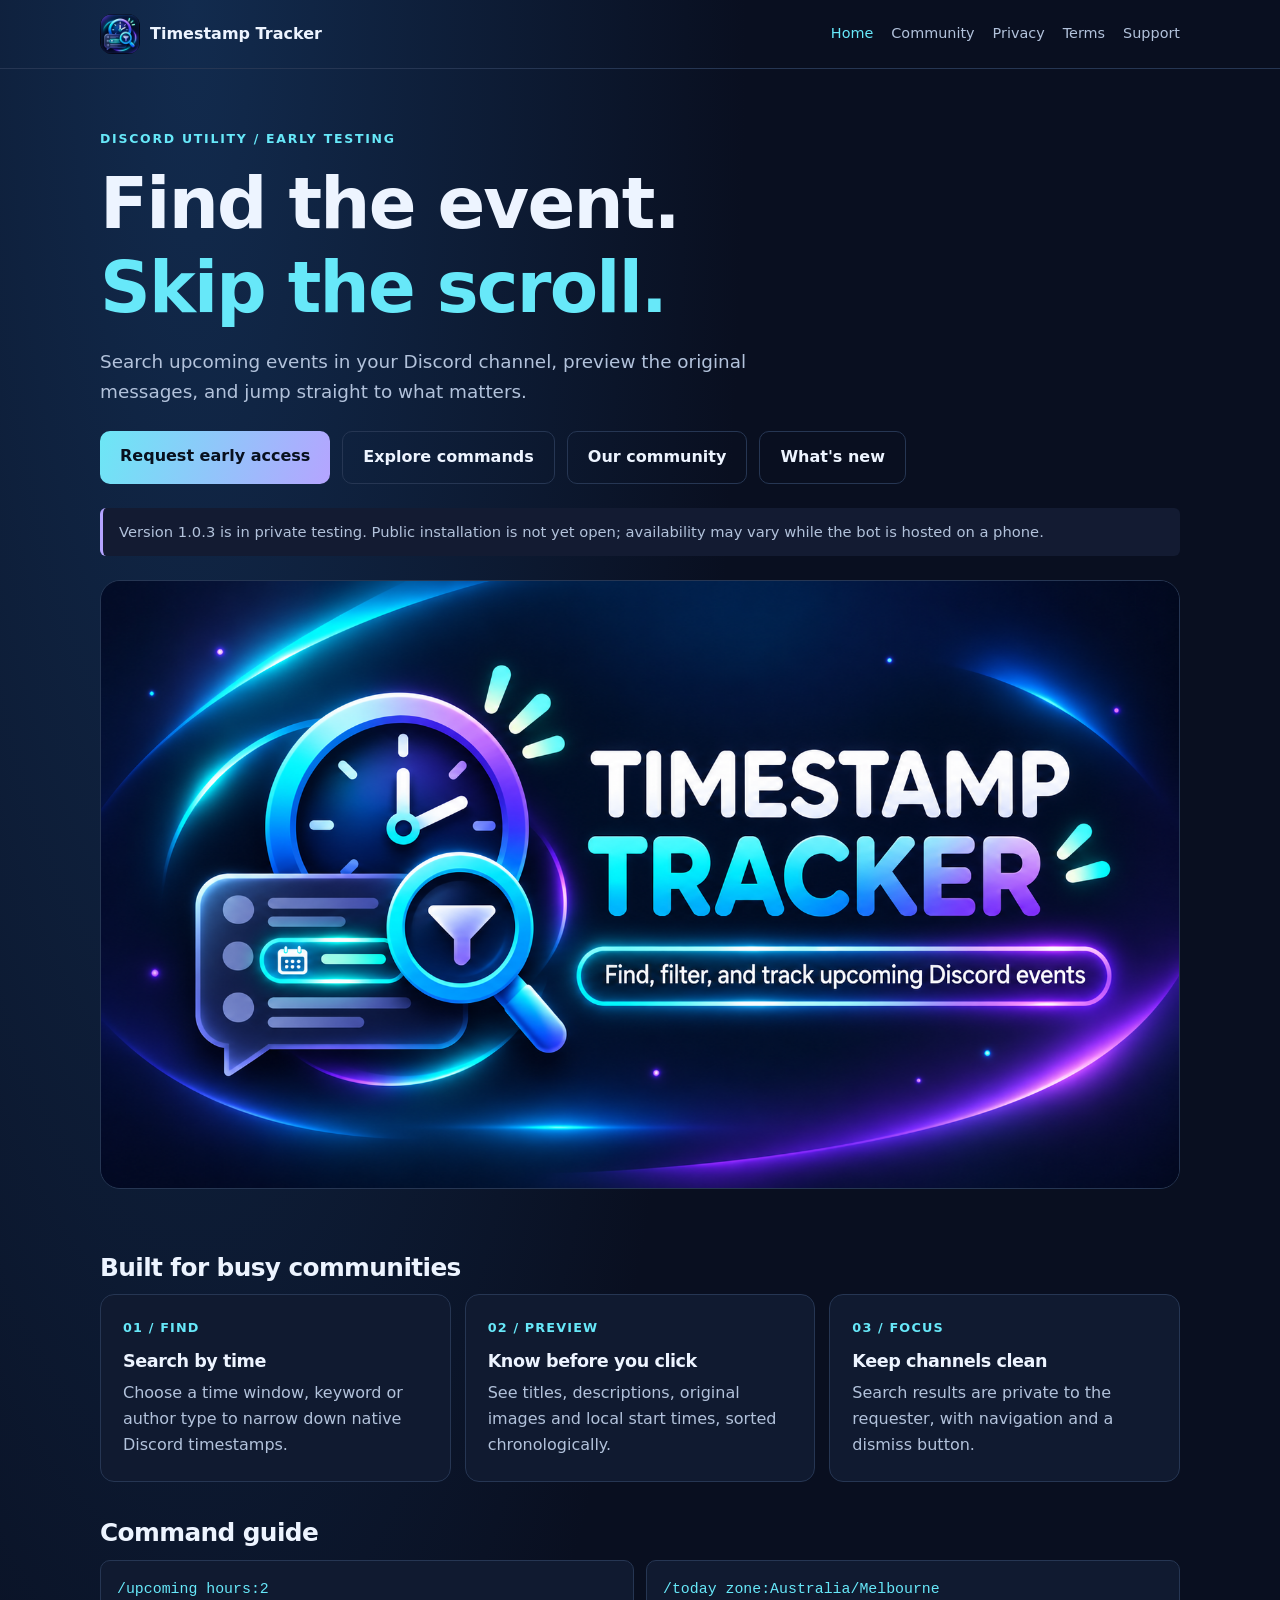
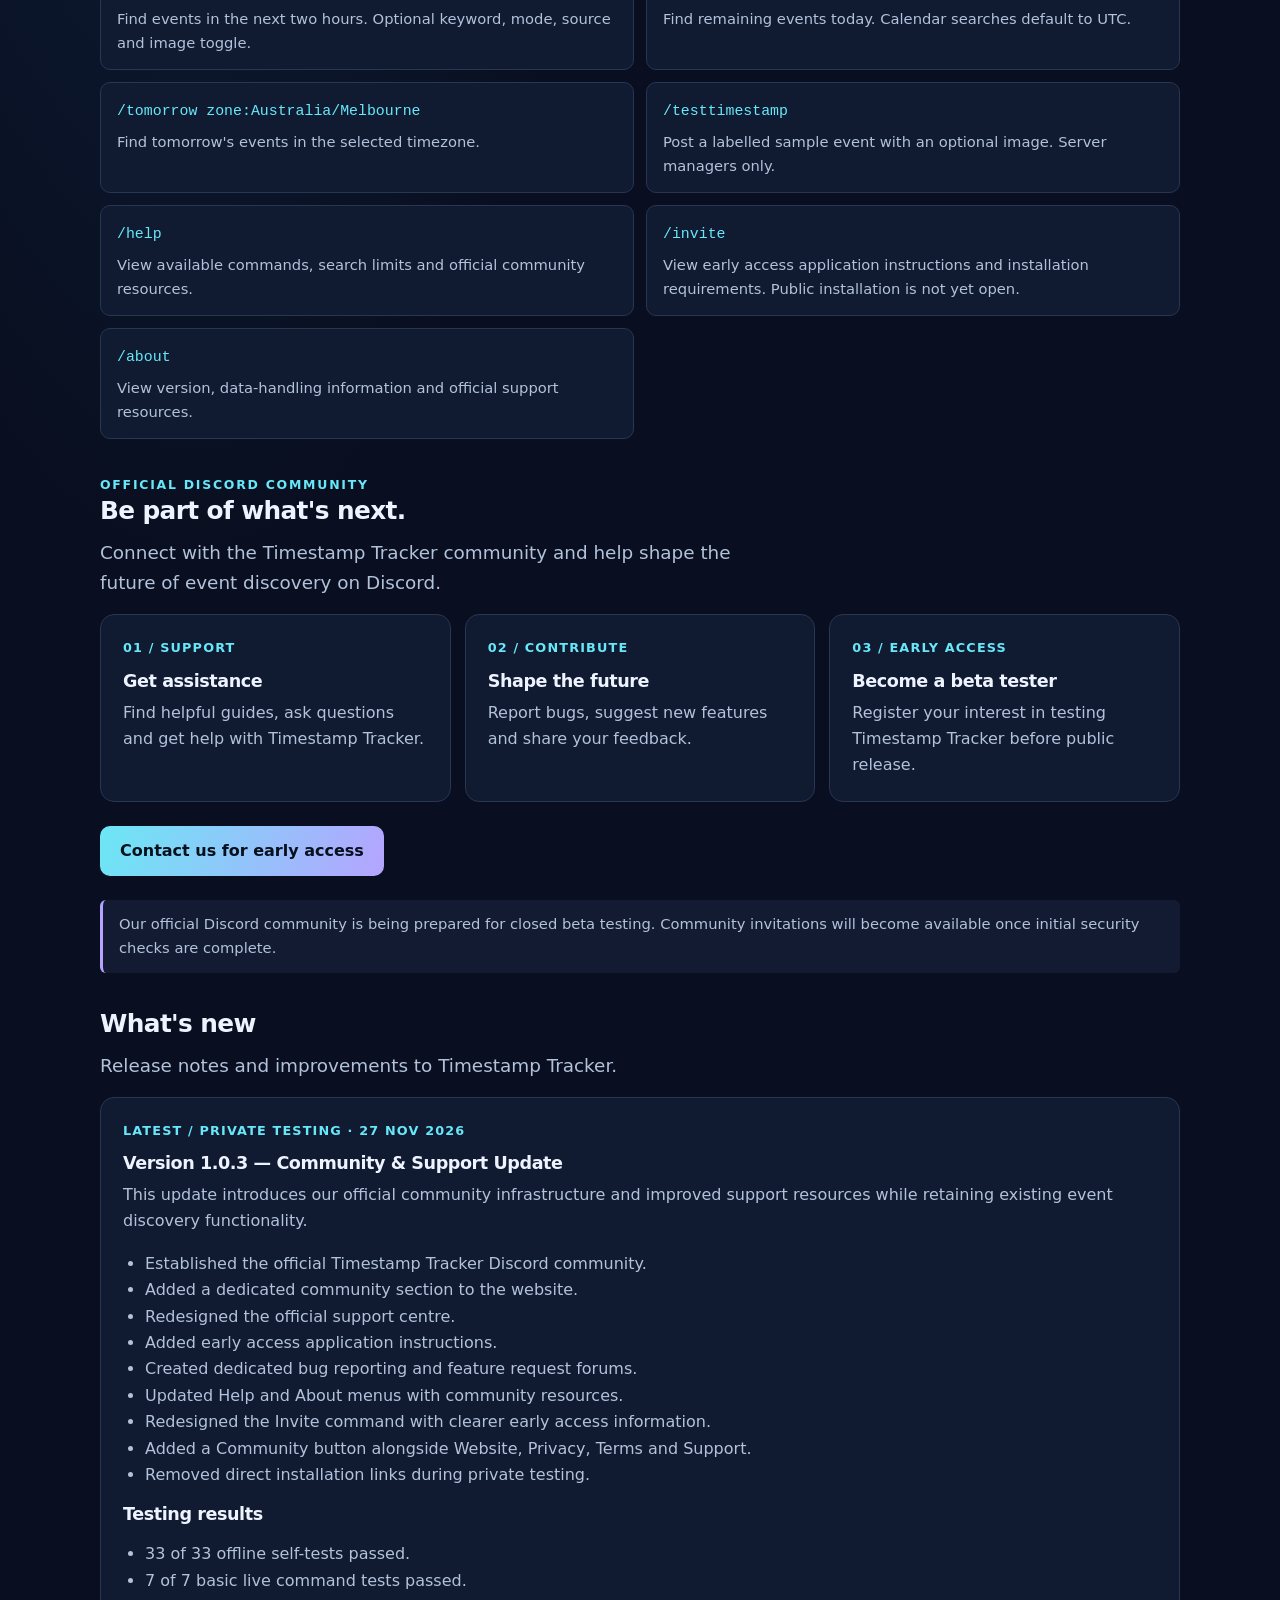
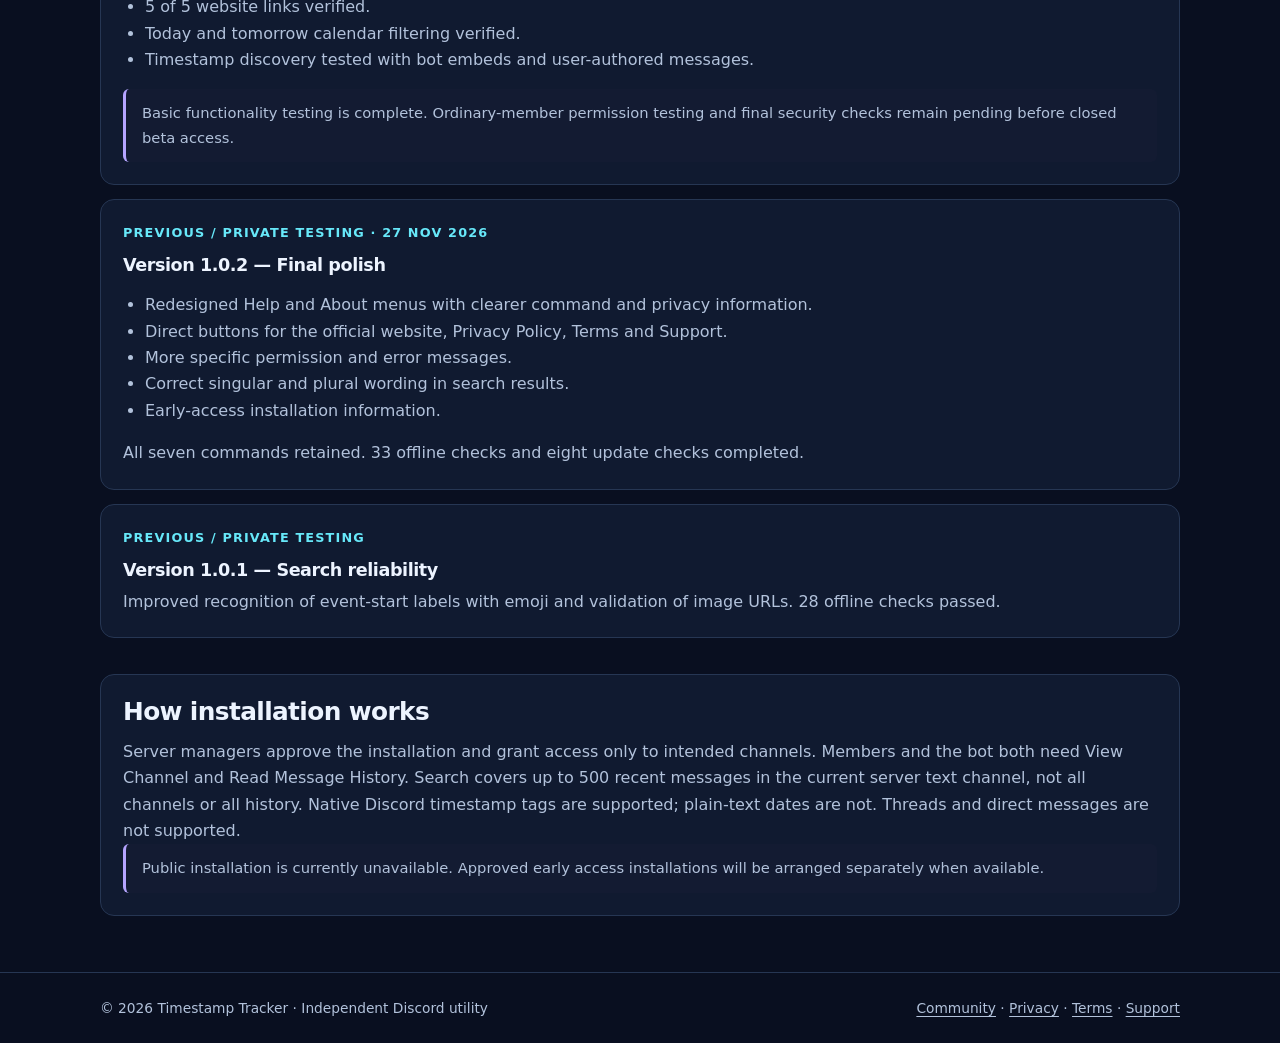
<file: index.html>
<!doctype html>
<html lang="en">
<head>
<meta charset="utf-8">
<meta name="viewport" content="width=device-width, initial-scale=1">
<meta name="description" content="Timestamp Tracker — Discord event search and timestamp filtering.">
<title>Find events faster | Timestamp Tracker</title>
<link rel="icon" href="icon.webp" type="image/webp">
<link rel="stylesheet" href="style.css">
</head>
<body>

<header>
<div class="wrap nav">
<a class="brand" href="index.html">
<img src="icon.webp" alt="" width="40" height="40">
Timestamp Tracker
</a>
<nav aria-label="Main navigation">
<a href="index.html" aria-current="page">Home</a>
<a href="#community">Community</a>
<a href="privacy.html">Privacy</a>
<a href="terms.html">Terms</a>
<a href="support.html">Support</a>
</nav>
</div>
</header>

<main class="wrap">

<section class="hero">
<div class="eyebrow">Discord utility / early testing</div>
<h1>Find the event.<br><span class="accent">Skip the scroll.</span></h1>
<p class="lead">Search upcoming events in your Discord channel, preview the original messages, and jump straight to what matters.</p>

<div class="actions">
<a class="btn" href="support.html">Request early access</a>
<a class="btn alt" href="#commands">Explore commands</a>
<a class="btn alt" href="#community">Our community</a>
<a class="btn alt" href="#changelog">What's new</a>
</div>

<div class="note">
Version 1.0.3 is in private testing. Public installation is not yet open; availability may vary while the bot is hosted on a phone.
</div>

<img class="banner" src="neon_timestamp_tracker_banner.png" alt="Timestamp Tracker — Find, filter, and track upcoming Discord events" style="width:100%;height:auto;object-fit:contain;">
</section>

<section class="section">
<h2>Built for busy communities</h2>

<div class="grid">

<article class="tile">
<div class="num">01 / FIND</div>
<h3>Search by time</h3>
<p>Choose a time window, keyword or author type to narrow down native Discord timestamps.</p>
</article>

<article class="tile">
<div class="num">02 / PREVIEW</div>
<h3>Know before you click</h3>
<p>See titles, descriptions, original images and local start times, sorted chronologically.</p>
</article>

<article class="tile">
<div class="num">03 / FOCUS</div>
<h3>Keep channels clean</h3>
<p>Search results are private to the requester, with navigation and a dismiss button.</p>
</article>

</div>
</section>

<section class="section" id="commands">
<h2>Command guide</h2>

<div class="commands">

<article class="cmd">
<code>/upcoming hours:2</code>
<p>Find events in the next two hours. Optional keyword, mode, source and image toggle.</p>
</article>

<article class="cmd">
<code>/today zone:Australia/Melbourne</code>
<p>Find remaining events today. Calendar searches default to UTC.</p>
</article>

<article class="cmd">
<code>/tomorrow zone:Australia/Melbourne</code>
<p>Find tomorrow's events in the selected timezone.</p>
</article>

<article class="cmd">
<code>/testtimestamp</code>
<p>Post a labelled sample event with an optional image. Server managers only.</p>
</article>

<article class="cmd">
<code>/help</code>
<p>View available commands, search limits and official community resources.</p>
</article>

<article class="cmd">
<code>/invite</code>
<p>View early access application instructions and installation requirements. Public installation is not yet open.</p>
</article>

<article class="cmd">
<code>/about</code>
<p>View version, data-handling information and official support resources.</p>
</article>

</div>
</section>

<section class="section" id="community">
<div class="eyebrow">Official Discord community</div>
<h2>Be part of what's next.</h2>
<p class="lead">Connect with the Timestamp Tracker community and help shape the future of event discovery on Discord.</p>

<div class="grid">

<article class="tile">
<div class="num">01 / SUPPORT</div>
<h3>Get assistance</h3>
<p>Find helpful guides, ask questions and get help with Timestamp Tracker.</p>
</article>

<article class="tile">
<div class="num">02 / CONTRIBUTE</div>
<h3>Shape the future</h3>
<p>Report bugs, suggest new features and share your feedback.</p>
</article>

<article class="tile">
<div class="num">03 / EARLY ACCESS</div>
<h3>Become a beta tester</h3>
<p>Register your interest in testing Timestamp Tracker before public release.</p>
</article>

</div>

<div class="actions">
<a class="btn" href="support.html">Contact us for early access</a>
</div>

<div class="note">
Our official Discord community is being prepared for closed beta testing. Community invitations will become available once initial security checks are complete.
</div>
</section>

<section class="section" id="changelog" aria-labelledby="changelog-title">
<h2 id="changelog-title">What's new</h2>
<p class="lead">Release notes and improvements to Timestamp Tracker.</p>

<div class="tile">
<div class="num">LATEST / PRIVATE TESTING · 27 NOV 2026</div>
<h3>Version 1.0.3 — Community &amp; Support Update</h3>

<p>This update introduces our official community infrastructure and improved support resources while retaining existing event discovery functionality.</p>

<ul style="color:var(--muted);padding-left:22px;margin-bottom:16px">
<li>Established the official Timestamp Tracker Discord community.</li>
<li>Added a dedicated community section to the website.</li>
<li>Redesigned the official support centre.</li>
<li>Added early access application instructions.</li>
<li>Created dedicated bug reporting and feature request forums.</li>
<li>Updated Help and About menus with community resources.</li>
<li>Redesigned the Invite command with clearer early access information.</li>
<li>Added a Community button alongside Website, Privacy, Terms and Support.</li>
<li>Removed direct installation links during private testing.</li>
</ul>

<h3>Testing results</h3>

<ul style="color:var(--muted);padding-left:22px;margin-bottom:16px">
<li>33 of 33 offline self-tests passed.</li>
<li>7 of 7 basic live command tests passed.</li>
<li>5 of 5 website links verified.</li>
<li>Today and tomorrow calendar filtering verified.</li>
<li>Timestamp discovery tested with bot embeds and user-authored messages.</li>
</ul>

<div class="note">
Basic functionality testing is complete. Ordinary-member permission testing and final security checks remain pending before closed beta access.
</div>

</div>

<div class="tile" style="margin-top:14px">
<div class="num">PREVIOUS / PRIVATE TESTING · 27 NOV 2026</div>
<h3>Version 1.0.2 — Final polish</h3>

<ul style="color:var(--muted);padding-left:22px;margin-bottom:16px">
<li>Redesigned Help and About menus with clearer command and privacy information.</li>
<li>Direct buttons for the official website, Privacy Policy, Terms and Support.</li>
<li>More specific permission and error messages.</li>
<li>Correct singular and plural wording in search results.</li>
<li>Early-access installation information.</li>
</ul>

<p>All seven commands retained. 33 offline checks and eight update checks completed.</p>
</div>

<div class="tile" style="margin-top:14px">
<div class="num">PREVIOUS / PRIVATE TESTING</div>
<h3>Version 1.0.1 — Search reliability</h3>
<p>Improved recognition of event-start labels with emoji and validation of image URLs. 28 offline checks passed.</p>
</div>

</section>

<section class="section tile">
<h2>How installation works</h2>
<p>Server managers approve the installation and grant access only to intended channels. Members and the bot both need View Channel and Read Message History. Search covers up to 500 recent messages in the current server text channel, not all channels or all history. Native Discord timestamp tags are supported; plain-text dates are not. Threads and direct messages are not supported.</p>

<div class="note">
Public installation is currently unavailable. Approved early access installations will be arranged separately when available.
</div>

</section>

</main>

<footer>
<div class="wrap foot">
<span>© 2026 Timestamp Tracker · Independent Discord utility</span>
<span>
<a href="#community">Community</a> ·
<a href="privacy.html">Privacy</a> ·
<a href="terms.html">Terms</a> ·
<a href="support.html">Support</a>
</span>
</div>
</footer>

</body>
</html>
</file>
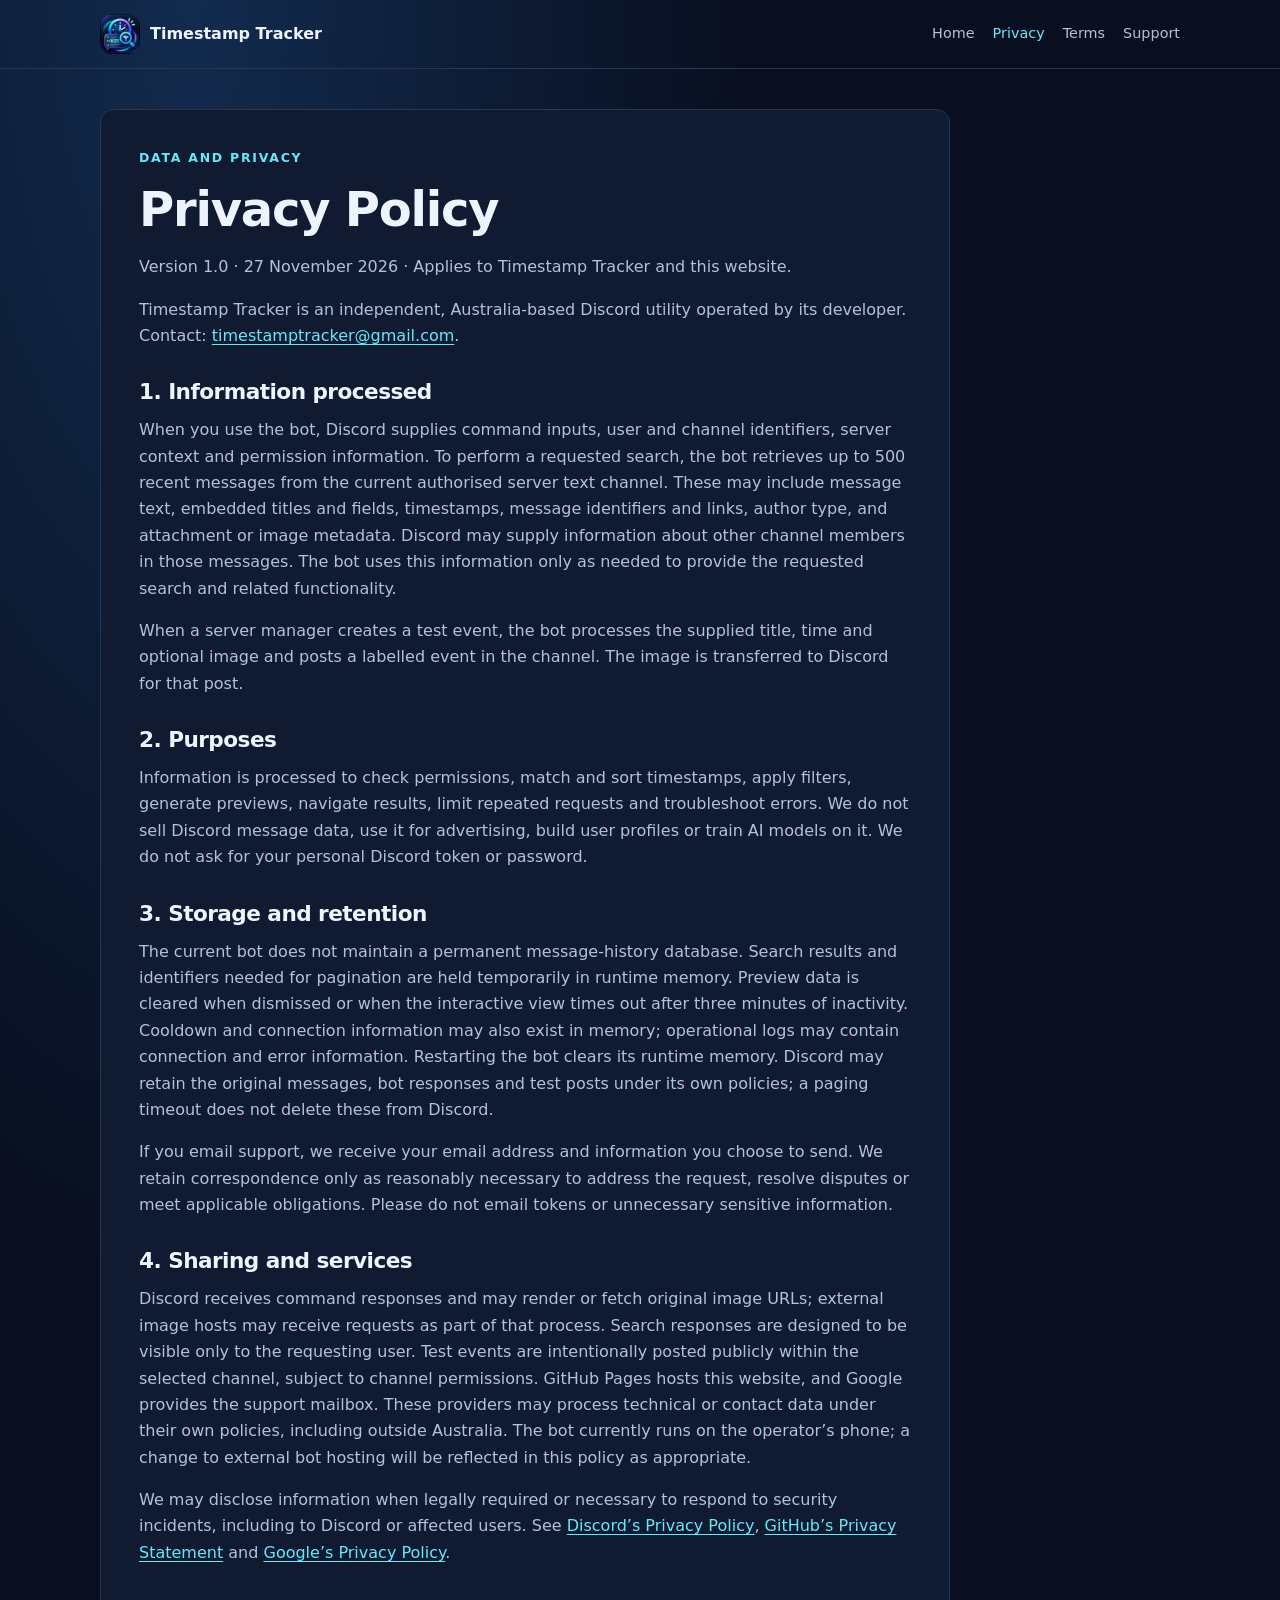
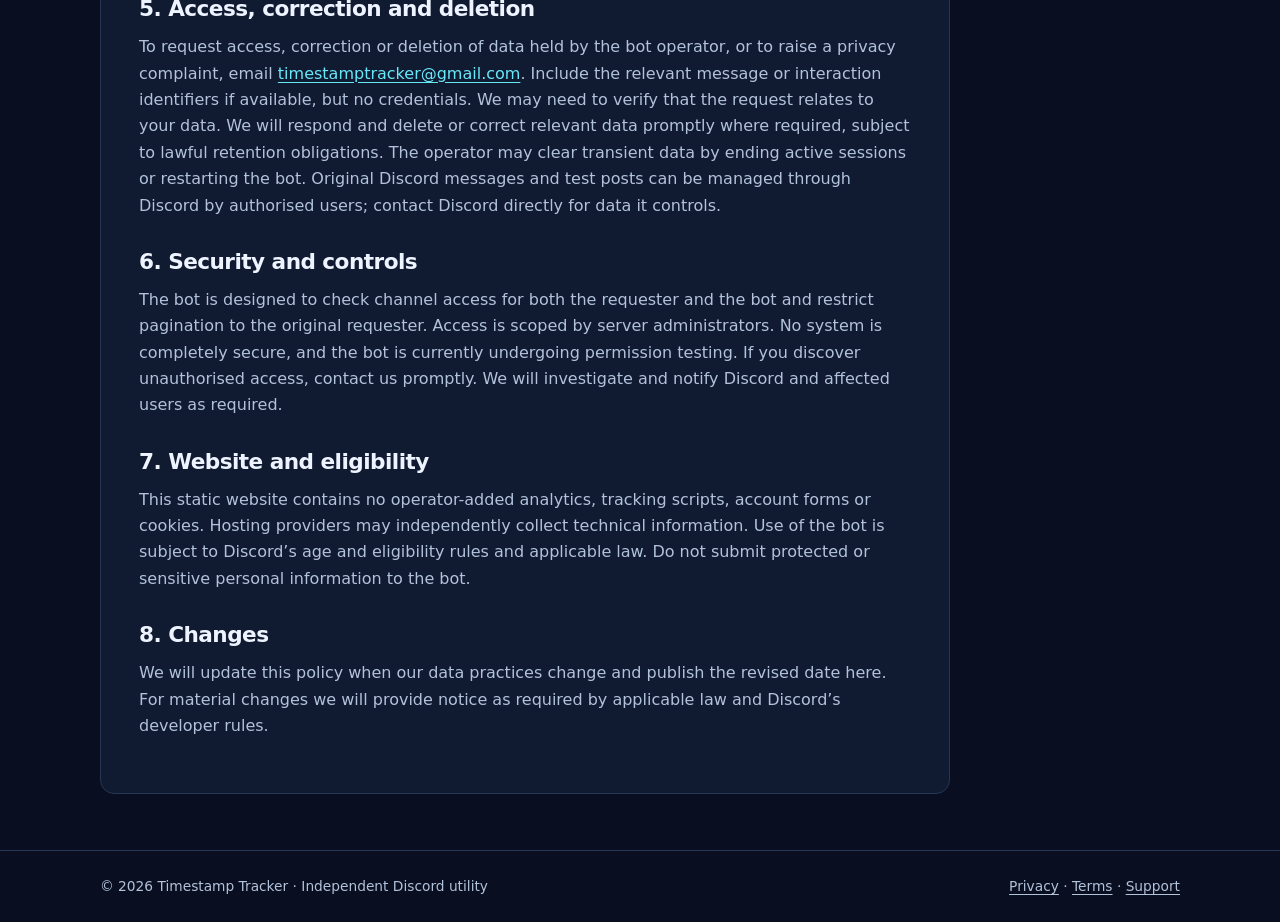
<file: privacy.html>
<!doctype html><html lang="en"><head><meta charset="utf-8"><meta name="viewport" content="width=device-width, initial-scale=1"><meta name="description" content="Timestamp Tracker — Discord event search and timestamp filtering."><title>Privacy Policy | Timestamp Tracker</title><link rel="icon" href="icon.webp" type="image/webp"><link rel="stylesheet" href="style.css"></head><body><header><div class="wrap nav"><a class="brand" href="index.html"><img src="icon.webp" alt="" width="40" height="40">Timestamp Tracker</a><nav aria-label="Main navigation"><a href="index.html">Home</a><a href="privacy.html" aria-current="page">Privacy</a><a href="terms.html">Terms</a><a href="support.html">Support</a></nav></div></header><main class="wrap"><article class="paper"><div class="eyebrow">Data and privacy</div><h1>Privacy Policy</h1><p>Version 1.0 · 27 November 2026 · Applies to Timestamp Tracker and this website.</p><p>Timestamp Tracker is an independent, Australia-based Discord utility operated by its developer. Contact: <a href="mailto:timestamptracker@gmail.com">timestamptracker@gmail.com</a>.</p><h2>1. Information processed</h2><p>When you use the bot, Discord supplies command inputs, user and channel identifiers, server context and permission information. To perform a requested search, the bot retrieves up to 500 recent messages from the current authorised server text channel. These may include message text, embedded titles and fields, timestamps, message identifiers and links, author type, and attachment or image metadata. Discord may supply information about other channel members in those messages. The bot uses this information only as needed to provide the requested search and related functionality.</p><p>When a server manager creates a test event, the bot processes the supplied title, time and optional image and posts a labelled event in the channel. The image is transferred to Discord for that post.</p><h2>2. Purposes</h2><p>Information is processed to check permissions, match and sort timestamps, apply filters, generate previews, navigate results, limit repeated requests and troubleshoot errors. We do not sell Discord message data, use it for advertising, build user profiles or train AI models on it. We do not ask for your personal Discord token or password.</p><h2>3. Storage and retention</h2><p>The current bot does not maintain a permanent message-history database. Search results and identifiers needed for pagination are held temporarily in runtime memory. Preview data is cleared when dismissed or when the interactive view times out after three minutes of inactivity. Cooldown and connection information may also exist in memory; operational logs may contain connection and error information. Restarting the bot clears its runtime memory. Discord may retain the original messages, bot responses and test posts under its own policies; a paging timeout does not delete these from Discord.</p><p>If you email support, we receive your email address and information you choose to send. We retain correspondence only as reasonably necessary to address the request, resolve disputes or meet applicable obligations. Please do not email tokens or unnecessary sensitive information.</p><h2>4. Sharing and services</h2><p>Discord receives command responses and may render or fetch original image URLs; external image hosts may receive requests as part of that process. Search responses are designed to be visible only to the requesting user. Test events are intentionally posted publicly within the selected channel, subject to channel permissions. GitHub Pages hosts this website, and Google provides the support mailbox. These providers may process technical or contact data under their own policies, including outside Australia. The bot currently runs on the operator’s phone; a change to external bot hosting will be reflected in this policy as appropriate.</p><p>We may disclose information when legally required or necessary to respond to security incidents, including to Discord or affected users. See <a href="https://discord.com/privacy">Discord’s Privacy Policy</a>, <a href="https://docs.github.com/en/site-policy/privacy-policies/github-general-privacy-statement">GitHub’s Privacy Statement</a> and <a href="https://policies.google.com/privacy">Google’s Privacy Policy</a>.</p><h2>5. Access, correction and deletion</h2><p>To request access, correction or deletion of data held by the bot operator, or to raise a privacy complaint, email <a href="mailto:timestamptracker@gmail.com">timestamptracker@gmail.com</a>. Include the relevant message or interaction identifiers if available, but no credentials. We may need to verify that the request relates to your data. We will respond and delete or correct relevant data promptly where required, subject to lawful retention obligations. The operator may clear transient data by ending active sessions or restarting the bot. Original Discord messages and test posts can be managed through Discord by authorised users; contact Discord directly for data it controls.</p><h2>6. Security and controls</h2><p>The bot is designed to check channel access for both the requester and the bot and restrict pagination to the original requester. Access is scoped by server administrators. No system is completely secure, and the bot is currently undergoing permission testing. If you discover unauthorised access, contact us promptly. We will investigate and notify Discord and affected users as required.</p><h2>7. Website and eligibility</h2><p>This static website contains no operator-added analytics, tracking scripts, account forms or cookies. Hosting providers may independently collect technical information. Use of the bot is subject to Discord’s age and eligibility rules and applicable law. Do not submit protected or sensitive personal information to the bot.</p><h2>8. Changes</h2><p>We will update this policy when our data practices change and publish the revised date here. For material changes we will provide notice as required by applicable law and Discord’s developer rules.</p></article></main><footer><div class="wrap foot"><span>© 2026 Timestamp Tracker · Independent Discord utility</span><span><a href="privacy.html">Privacy</a> · <a href="terms.html">Terms</a> · <a href="support.html">Support</a></span></div></footer></body></html>
</file>
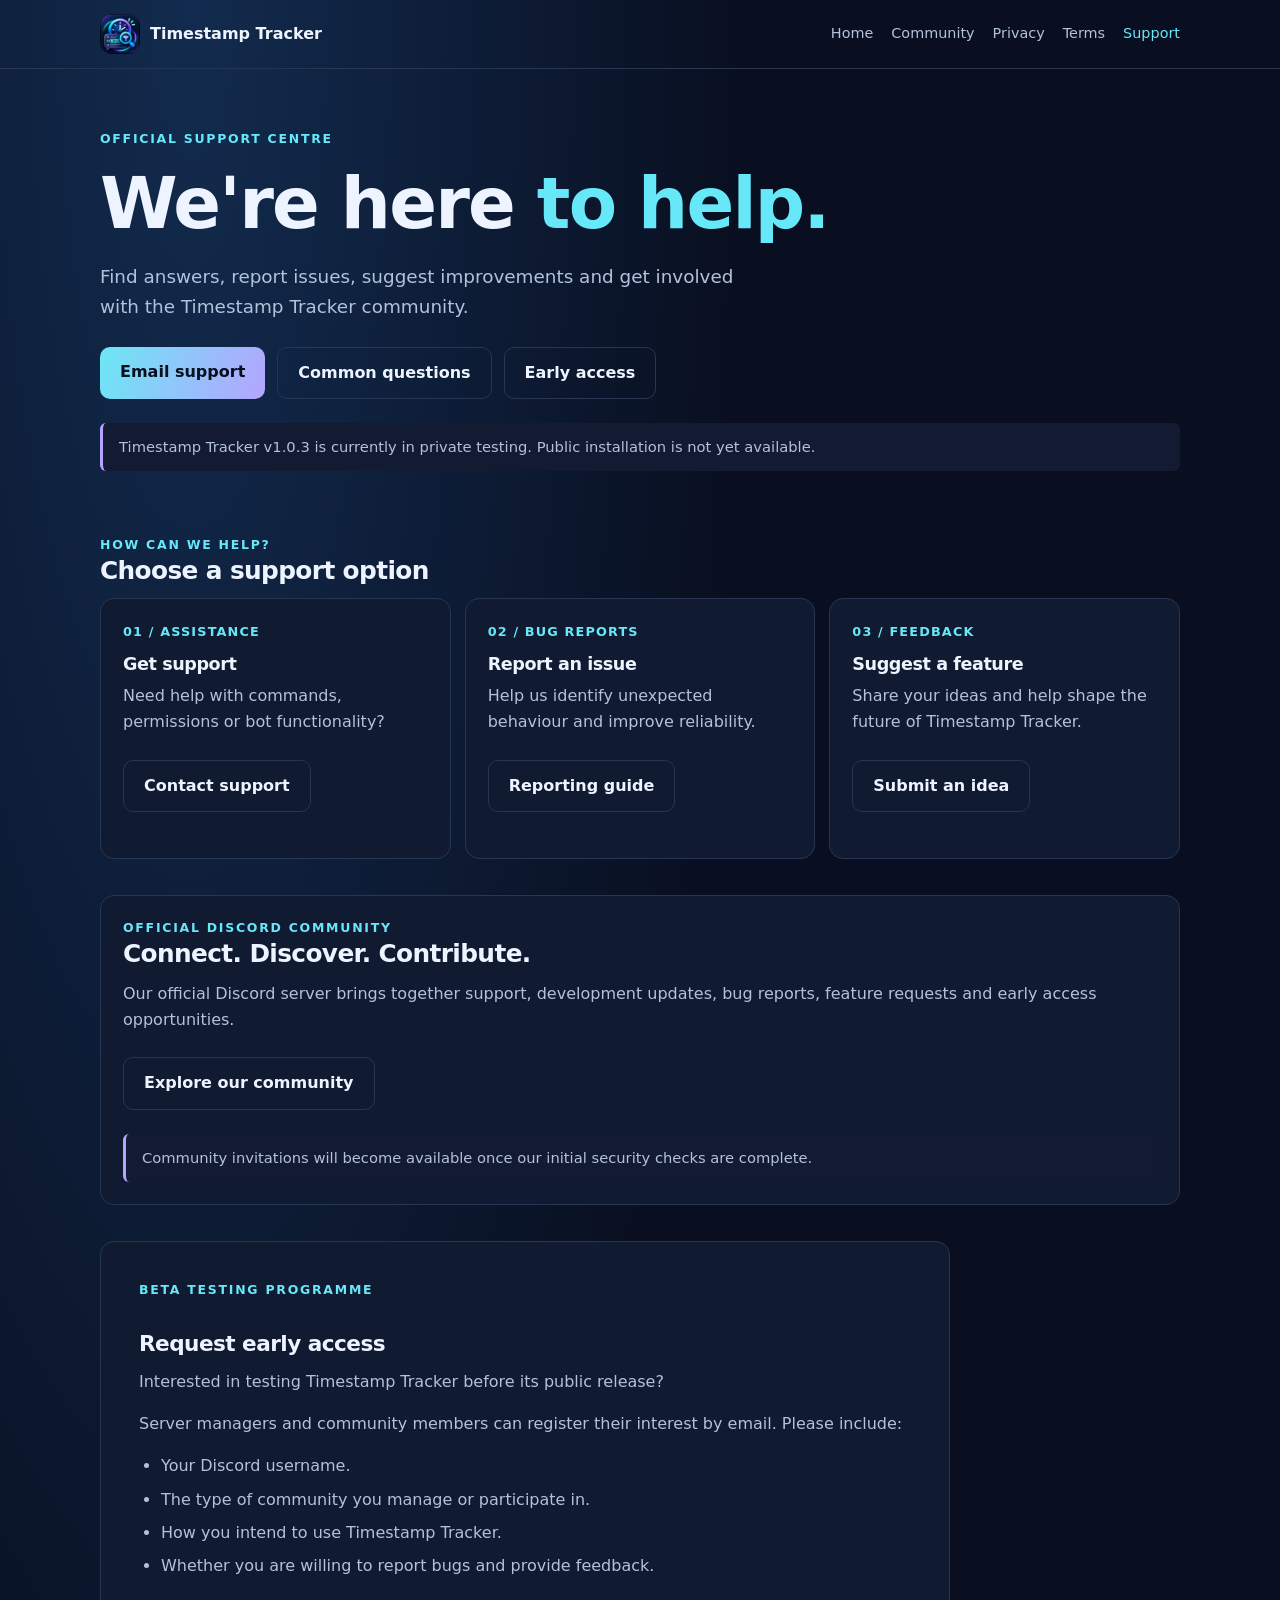
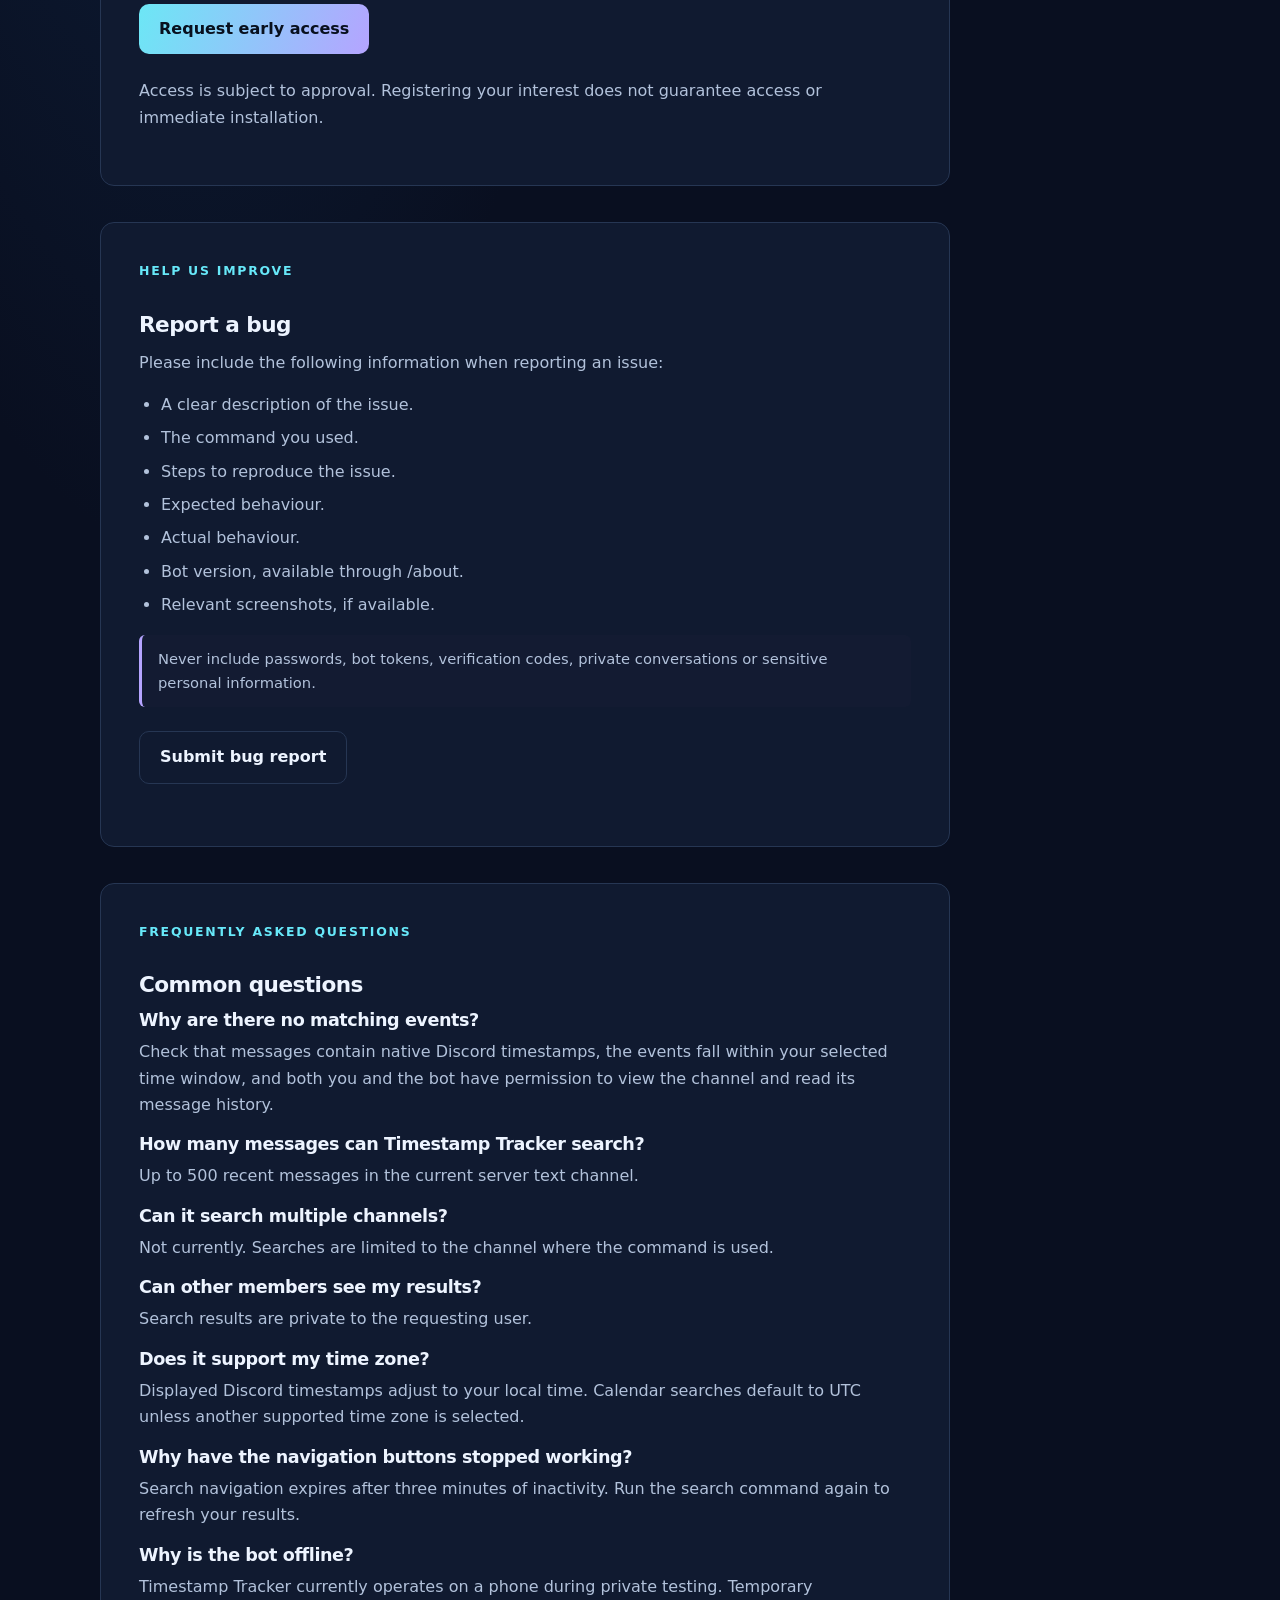
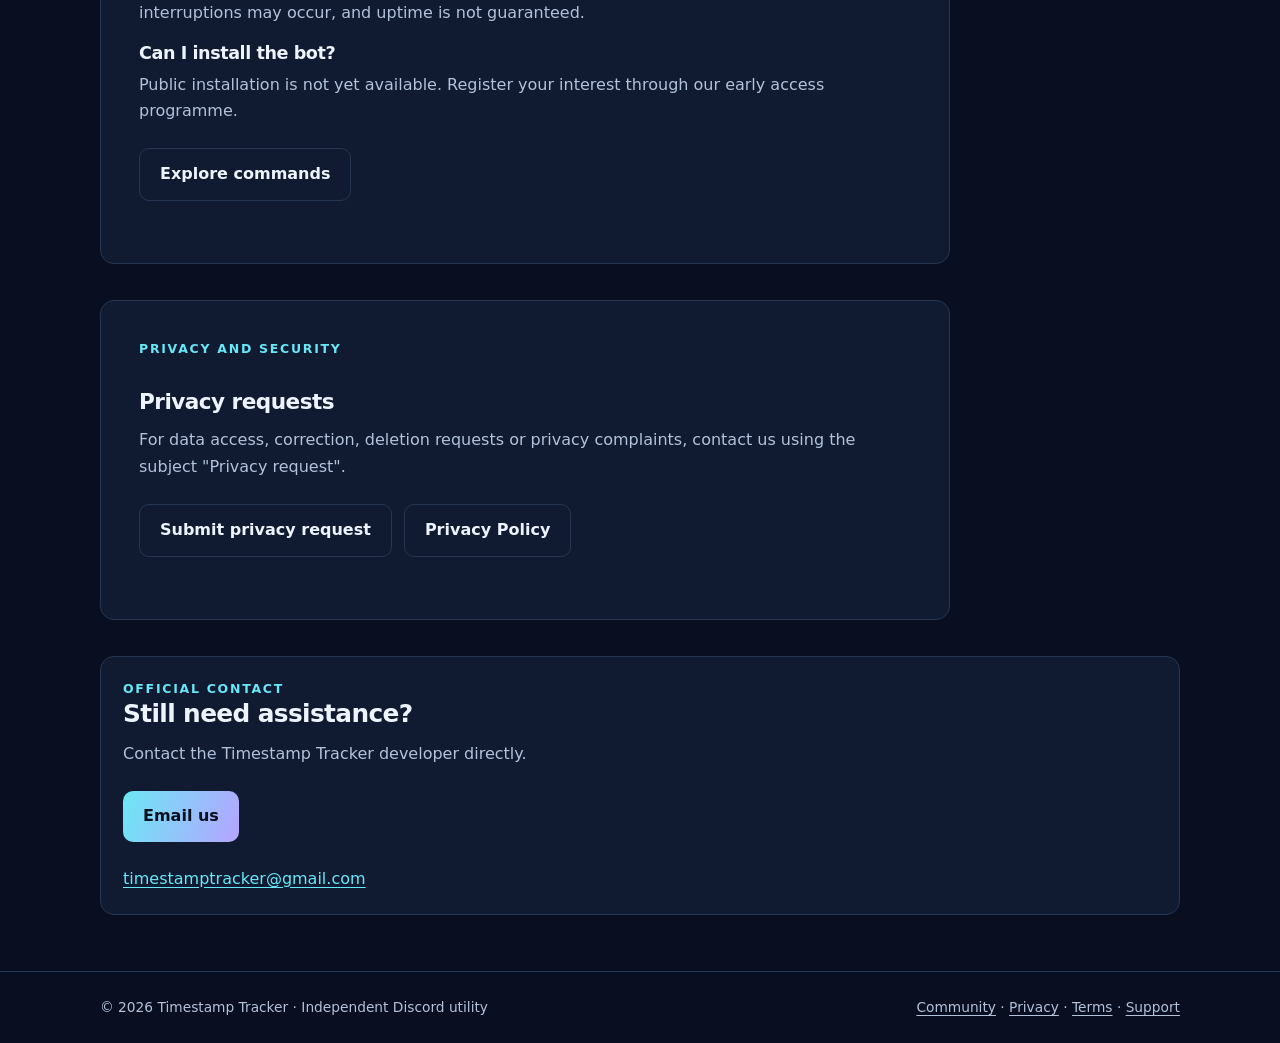
<file: support.html>
<!doctype html>
<html lang="en">
<head>
<meta charset="utf-8">
<meta name="viewport" content="width=device-width, initial-scale=1">
<meta name="description" content="Get support, report bugs, suggest features and request early access to Timestamp Tracker.">
<title>Support | Timestamp Tracker</title>
<link rel="icon" href="icon.webp" type="image/webp">
<link rel="stylesheet" href="style.css">
</head>
<body>

<header>
<div class="wrap nav">
<a class="brand" href="index.html">
<img src="icon.webp" alt="" width="40" height="40">
Timestamp Tracker
</a>
<nav aria-label="Main navigation">
<a href="index.html">Home</a>
<a href="index.html#community">Community</a>
<a href="privacy.html">Privacy</a>
<a href="terms.html">Terms</a>
<a href="support.html" aria-current="page">Support</a>
</nav>
</div>
</header>

<main class="wrap">

<section class="hero">
<div class="eyebrow">Official support centre</div>
<h1>We're here <span class="accent">to help.</span></h1>
<p class="lead">Find answers, report issues, suggest improvements and get involved with the Timestamp Tracker community.</p>

<div class="actions">
<a class="btn" href="mailto:timestamptracker@gmail.com">Email support</a>
<a class="btn alt" href="#faq">Common questions</a>
<a class="btn alt" href="#early-access">Early access</a>
</div>

<div class="note">
Timestamp Tracker v1.0.3 is currently in private testing. Public installation is not yet available.
</div>
</section>

<section class="section">
<div class="eyebrow">How can we help?</div>
<h2>Choose a support option</h2>

<div class="grid">

<article class="tile">
<div class="num">01 / ASSISTANCE</div>
<h3>Get support</h3>
<p>Need help with commands, permissions or bot functionality?</p>
<div class="actions">
<a class="btn alt" href="mailto:timestamptracker@gmail.com?subject=Support%20request">Contact support</a>
</div>
</article>

<article class="tile">
<div class="num">02 / BUG REPORTS</div>
<h3>Report an issue</h3>
<p>Help us identify unexpected behaviour and improve reliability.</p>
<div class="actions">
<a class="btn alt" href="#bug-reports">Reporting guide</a>
</div>
</article>

<article class="tile">
<div class="num">03 / FEEDBACK</div>
<h3>Suggest a feature</h3>
<p>Share your ideas and help shape the future of Timestamp Tracker.</p>
<div class="actions">
<a class="btn alt" href="mailto:timestamptracker@gmail.com?subject=Feature%20request">Submit an idea</a>
</div>
</article>

</div>
</section>

<section class="section tile" id="community">
<div class="eyebrow">Official Discord community</div>
<h2>Connect. Discover. Contribute.</h2>
<p>Our official Discord server brings together support, development updates, bug reports, feature requests and early access opportunities.</p>

<div class="actions">
<a class="btn alt" href="index.html#community">Explore our community</a>
</div>

<div class="note">
Community invitations will become available once our initial security checks are complete.
</div>
</section>

<section class="section paper" id="early-access">
<div class="eyebrow">Beta testing programme</div>
<h2>Request early access</h2>

<p>Interested in testing Timestamp Tracker before its public release?</p>

<p>Server managers and community members can register their interest by email. Please include:</p>

<ul>
<li>Your Discord username.</li>
<li>The type of community you manage or participate in.</li>
<li>How you intend to use Timestamp Tracker.</li>
<li>Whether you are willing to report bugs and provide feedback.</li>
</ul>

<div class="actions">
<a class="btn" href="mailto:timestamptracker@gmail.com?subject=Early%20access%20request">Request early access</a>
</div>

<p>Access is subject to approval. Registering your interest does not guarantee access or immediate installation.</p>
</section>

<section class="section paper" id="bug-reports">
<div class="eyebrow">Help us improve</div>
<h2>Report a bug</h2>

<p>Please include the following information when reporting an issue:</p>

<ul>
<li>A clear description of the issue.</li>
<li>The command you used.</li>
<li>Steps to reproduce the issue.</li>
<li>Expected behaviour.</li>
<li>Actual behaviour.</li>
<li>Bot version, available through /about.</li>
<li>Relevant screenshots, if available.</li>
</ul>

<div class="note">
Never include passwords, bot tokens, verification codes, private conversations or sensitive personal information.
</div>

<div class="actions">
<a class="btn alt" href="mailto:timestamptracker@gmail.com?subject=Bug%20report">Submit bug report</a>
</div>
</section>

<section class="section paper" id="faq">
<div class="eyebrow">Frequently asked questions</div>
<h2>Common questions</h2>

<h3>Why are there no matching events?</h3>
<p>Check that messages contain native Discord timestamps, the events fall within your selected time window, and both you and the bot have permission to view the channel and read its message history.</p>

<h3>How many messages can Timestamp Tracker search?</h3>
<p>Up to 500 recent messages in the current server text channel.</p>

<h3>Can it search multiple channels?</h3>
<p>Not currently. Searches are limited to the channel where the command is used.</p>

<h3>Can other members see my results?</h3>
<p>Search results are private to the requesting user.</p>

<h3>Does it support my time zone?</h3>
<p>Displayed Discord timestamps adjust to your local time. Calendar searches default to UTC unless another supported time zone is selected.</p>

<h3>Why have the navigation buttons stopped working?</h3>
<p>Search navigation expires after three minutes of inactivity. Run the search command again to refresh your results.</p>

<h3>Why is the bot offline?</h3>
<p>Timestamp Tracker currently operates on a phone during private testing. Temporary interruptions may occur, and uptime is not guaranteed.</p>

<h3>Can I install the bot?</h3>
<p>Public installation is not yet available. Register your interest through our early access programme.</p>

<div class="actions">
<a class="btn alt" href="index.html#commands">Explore commands</a>
</div>
</section>

<section class="section paper" id="privacy">
<div class="eyebrow">Privacy and security</div>
<h2>Privacy requests</h2>

<p>For data access, correction, deletion requests or privacy complaints, contact us using the subject "Privacy request".</p>

<div class="actions">
<a class="btn alt" href="mailto:timestamptracker@gmail.com?subject=Privacy%20request">Submit privacy request</a>
<a class="btn alt" href="privacy.html">Privacy Policy</a>
</div>
</section>

<section class="section tile">
<div class="eyebrow">Official contact</div>
<h2>Still need assistance?</h2>

<p>Contact the Timestamp Tracker developer directly.</p>

<div class="actions">
<a class="btn" href="mailto:timestamptracker@gmail.com">Email us</a>
</div>

<p><a href="mailto:timestamptracker@gmail.com">timestamptracker@gmail.com</a></p>
</section>

</main>

<footer>
<div class="wrap foot">
<span>© 2026 Timestamp Tracker · Independent Discord utility</span>
<span>
<a href="index.html#community">Community</a> ·
<a href="privacy.html">Privacy</a> ·
<a href="terms.html">Terms</a> ·
<a href="support.html">Support</a>
</span>
</div>
</footer>

</body>
</html>
</file>
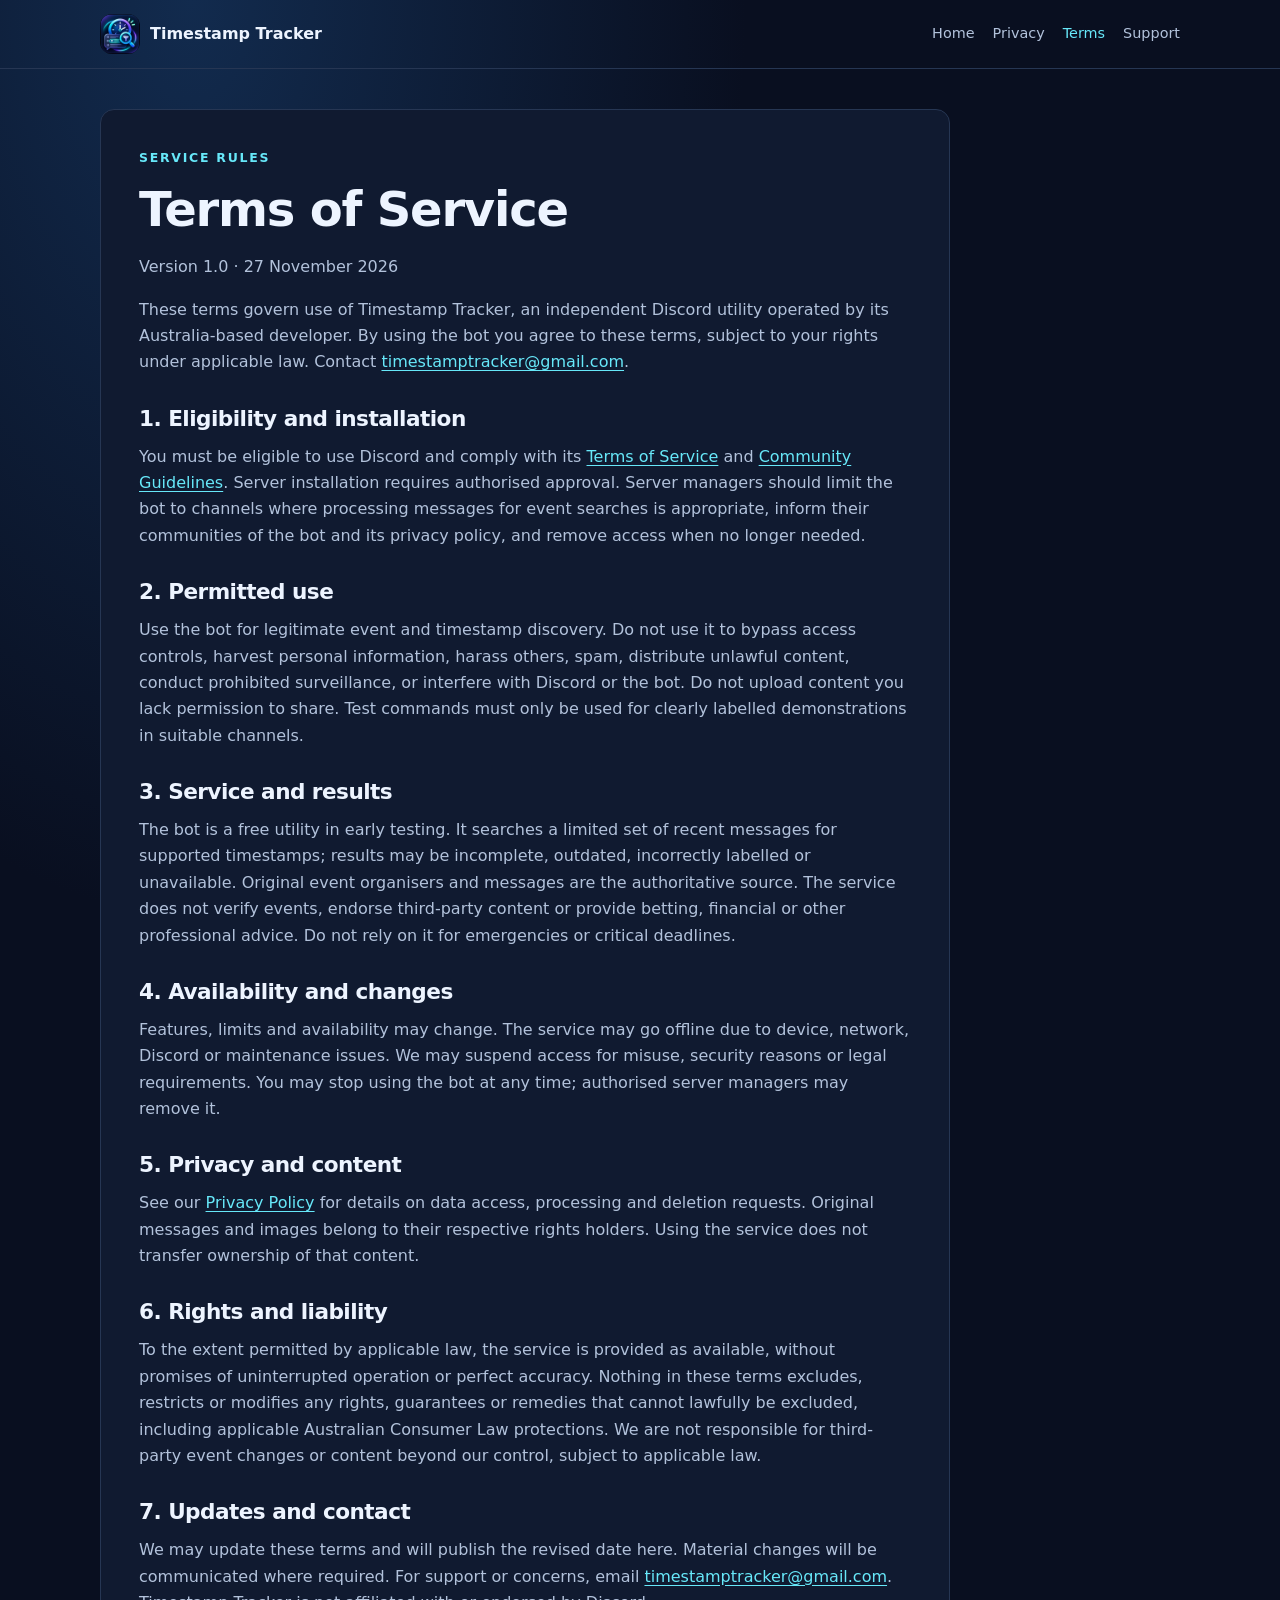
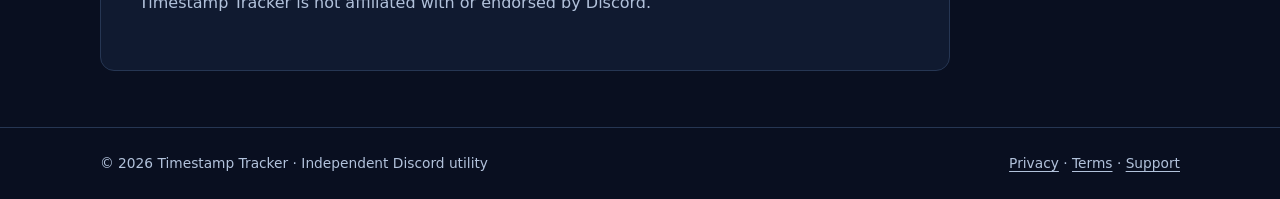
<file: terms.html>
<!doctype html><html lang="en"><head><meta charset="utf-8"><meta name="viewport" content="width=device-width, initial-scale=1"><meta name="description" content="Timestamp Tracker — Discord event search and timestamp filtering."><title>Terms of Service | Timestamp Tracker</title><link rel="icon" href="icon.webp" type="image/webp"><link rel="stylesheet" href="style.css"></head><body><header><div class="wrap nav"><a class="brand" href="index.html"><img src="icon.webp" alt="" width="40" height="40">Timestamp Tracker</a><nav aria-label="Main navigation"><a href="index.html">Home</a><a href="privacy.html">Privacy</a><a href="terms.html" aria-current="page">Terms</a><a href="support.html">Support</a></nav></div></header><main class="wrap"><article class="paper"><div class="eyebrow">Service rules</div><h1>Terms of Service</h1><p>Version 1.0 · 27 November 2026</p><p>These terms govern use of Timestamp Tracker, an independent Discord utility operated by its Australia-based developer. By using the bot you agree to these terms, subject to your rights under applicable law. Contact <a href="mailto:timestamptracker@gmail.com">timestamptracker@gmail.com</a>.</p><h2>1. Eligibility and installation</h2><p>You must be eligible to use Discord and comply with its <a href="https://discord.com/terms">Terms of Service</a> and <a href="https://discord.com/guidelines">Community Guidelines</a>. Server installation requires authorised approval. Server managers should limit the bot to channels where processing messages for event searches is appropriate, inform their communities of the bot and its privacy policy, and remove access when no longer needed.</p><h2>2. Permitted use</h2><p>Use the bot for legitimate event and timestamp discovery. Do not use it to bypass access controls, harvest personal information, harass others, spam, distribute unlawful content, conduct prohibited surveillance, or interfere with Discord or the bot. Do not upload content you lack permission to share. Test commands must only be used for clearly labelled demonstrations in suitable channels.</p><h2>3. Service and results</h2><p>The bot is a free utility in early testing. It searches a limited set of recent messages for supported timestamps; results may be incomplete, outdated, incorrectly labelled or unavailable. Original event organisers and messages are the authoritative source. The service does not verify events, endorse third-party content or provide betting, financial or other professional advice. Do not rely on it for emergencies or critical deadlines.</p><h2>4. Availability and changes</h2><p>Features, limits and availability may change. The service may go offline due to device, network, Discord or maintenance issues. We may suspend access for misuse, security reasons or legal requirements. You may stop using the bot at any time; authorised server managers may remove it.</p><h2>5. Privacy and content</h2><p>See our <a href="privacy.html">Privacy Policy</a> for details on data access, processing and deletion requests. Original messages and images belong to their respective rights holders. Using the service does not transfer ownership of that content.</p><h2>6. Rights and liability</h2><p>To the extent permitted by applicable law, the service is provided as available, without promises of uninterrupted operation or perfect accuracy. Nothing in these terms excludes, restricts or modifies any rights, guarantees or remedies that cannot lawfully be excluded, including applicable Australian Consumer Law protections. We are not responsible for third-party event changes or content beyond our control, subject to applicable law.</p><h2>7. Updates and contact</h2><p>We may update these terms and will publish the revised date here. Material changes will be communicated where required. For support or concerns, email <a href="mailto:timestamptracker@gmail.com">timestamptracker@gmail.com</a>. Timestamp Tracker is not affiliated with or endorsed by Discord.</p></article></main><footer><div class="wrap foot"><span>© 2026 Timestamp Tracker · Independent Discord utility</span><span><a href="privacy.html">Privacy</a> · <a href="terms.html">Terms</a> · <a href="support.html">Support</a></span></div></footer></body></html>
</file>
<file: style.css>
*{box-sizing:border-box} :root{color-scheme:dark;--bg:#090f20;--panel:#101a30;--line:#263653;--ink:#edf4ff;--muted:#b2c2db;--cyan:#67e8f9;--purple:#b5a4ff} body{margin:0;background:radial-gradient(ellipse at 15% 0%,#122b4e 0%,transparent 36%),var(--bg);color:var(--ink);font:16px/1.65 system-ui,-apple-system,BlinkMacSystemFont,"Segoe UI",sans-serif} a{color:var(--cyan);text-underline-offset:3px} a:focus-visible{outline:3px solid var(--cyan);outline-offset:4px} .wrap{width:min(1080px,calc(100% - 36px));margin:auto} header{border-bottom:1px solid var(--line)} .nav{display:flex;align-items:center;justify-content:space-between;gap:16px;flex-wrap:wrap;padding:14px 0} .brand{display:flex;gap:10px;align-items:center;color:var(--ink);font-weight:750;text-decoration:none}.brand img{width:40px;height:40px;border-radius:12px} nav{display:flex;gap:18px;flex-wrap:wrap} nav a{color:var(--muted);text-decoration:none;font-size:.9rem} nav a[aria-current=page]{color:var(--cyan)} main{padding:40px 0 56px} h1,h2,h3{line-height:1.2;letter-spacing:-.025em} h1{font-size:clamp(2.4rem,6vw,4.4rem);margin:12px 0 16px} h2{font-size:1.55rem;margin:0 0 12px} h3{font-size:1.1rem;margin:0 0 8px} p{margin:0 0 16px}.lead{font-size:1.15rem;color:var(--muted);max-width:650px}.eyebrow{font-size:.78rem;letter-spacing:.14em;color:var(--cyan);font-weight:700;text-transform:uppercase}.accent{color:var(--cyan)} .hero{padding:20px 0 28px}.banner{display:block;width:100%;border-radius:20px;border:1px solid var(--line);margin:24px 0 0}.actions{display:flex;flex-wrap:wrap;gap:12px;margin:24px 0}.btn{display:inline-block;padding:12px 20px;border-radius:10px;text-decoration:none;font-weight:700;background:linear-gradient(110deg,#6ce7f5,#b5a4ff);color:#08101e}.btn.alt{background:transparent;color:var(--ink);border:1px solid var(--line)} .note{border-left:3px solid var(--purple);padding:12px 16px;color:var(--muted);background:#131b32;border-radius:6px;font-size:.92rem}.section{margin-top:36px}.grid{display:grid;grid-template-columns:repeat(3,1fr);gap:14px}.tile,.paper{background:var(--panel);border:1px solid var(--line);border-radius:14px;padding:22px}.tile p{color:var(--muted);margin:0}.num{font-size:.8rem;color:var(--cyan);letter-spacing:.09em;font-weight:700;margin-bottom:12px}.commands{display:grid;grid-template-columns:repeat(2,1fr);gap:12px}.cmd{padding:14px 16px;border:1px solid var(--line);border-radius:10px;background:var(--panel)} code{font: .93rem ui-monospace,monospace;color:var(--cyan);overflow-wrap:anywhere}.cmd p{margin:6px 0 0;color:var(--muted);font-size:.92rem}.paper{max-width:850px;padding:clamp(18px,4vw,38px)} .paper h1{font-size:clamp(2rem,5vw,3rem)} .paper h2{margin-top:30px;font-size:1.35rem}.paper li{margin:7px 0}.paper ul{padding-left:22px}.paper p,.paper li{color:var(--muted)} .paper a{overflow-wrap:anywhere} footer{border-top:1px solid var(--line);padding:24px 0;color:var(--muted);font-size:.86rem} footer a{color:var(--muted)} .foot{display:flex;justify-content:space-between;flex-wrap:wrap;gap:12px}@media(max-width:640px){.grid,.commands{grid-template-columns:1fr}.nav{gap:10px}nav{gap:16px}main{padding-top:24px}.hero{padding-top:8px}.wrap{width:calc(100% - 28px)}}
</file>
